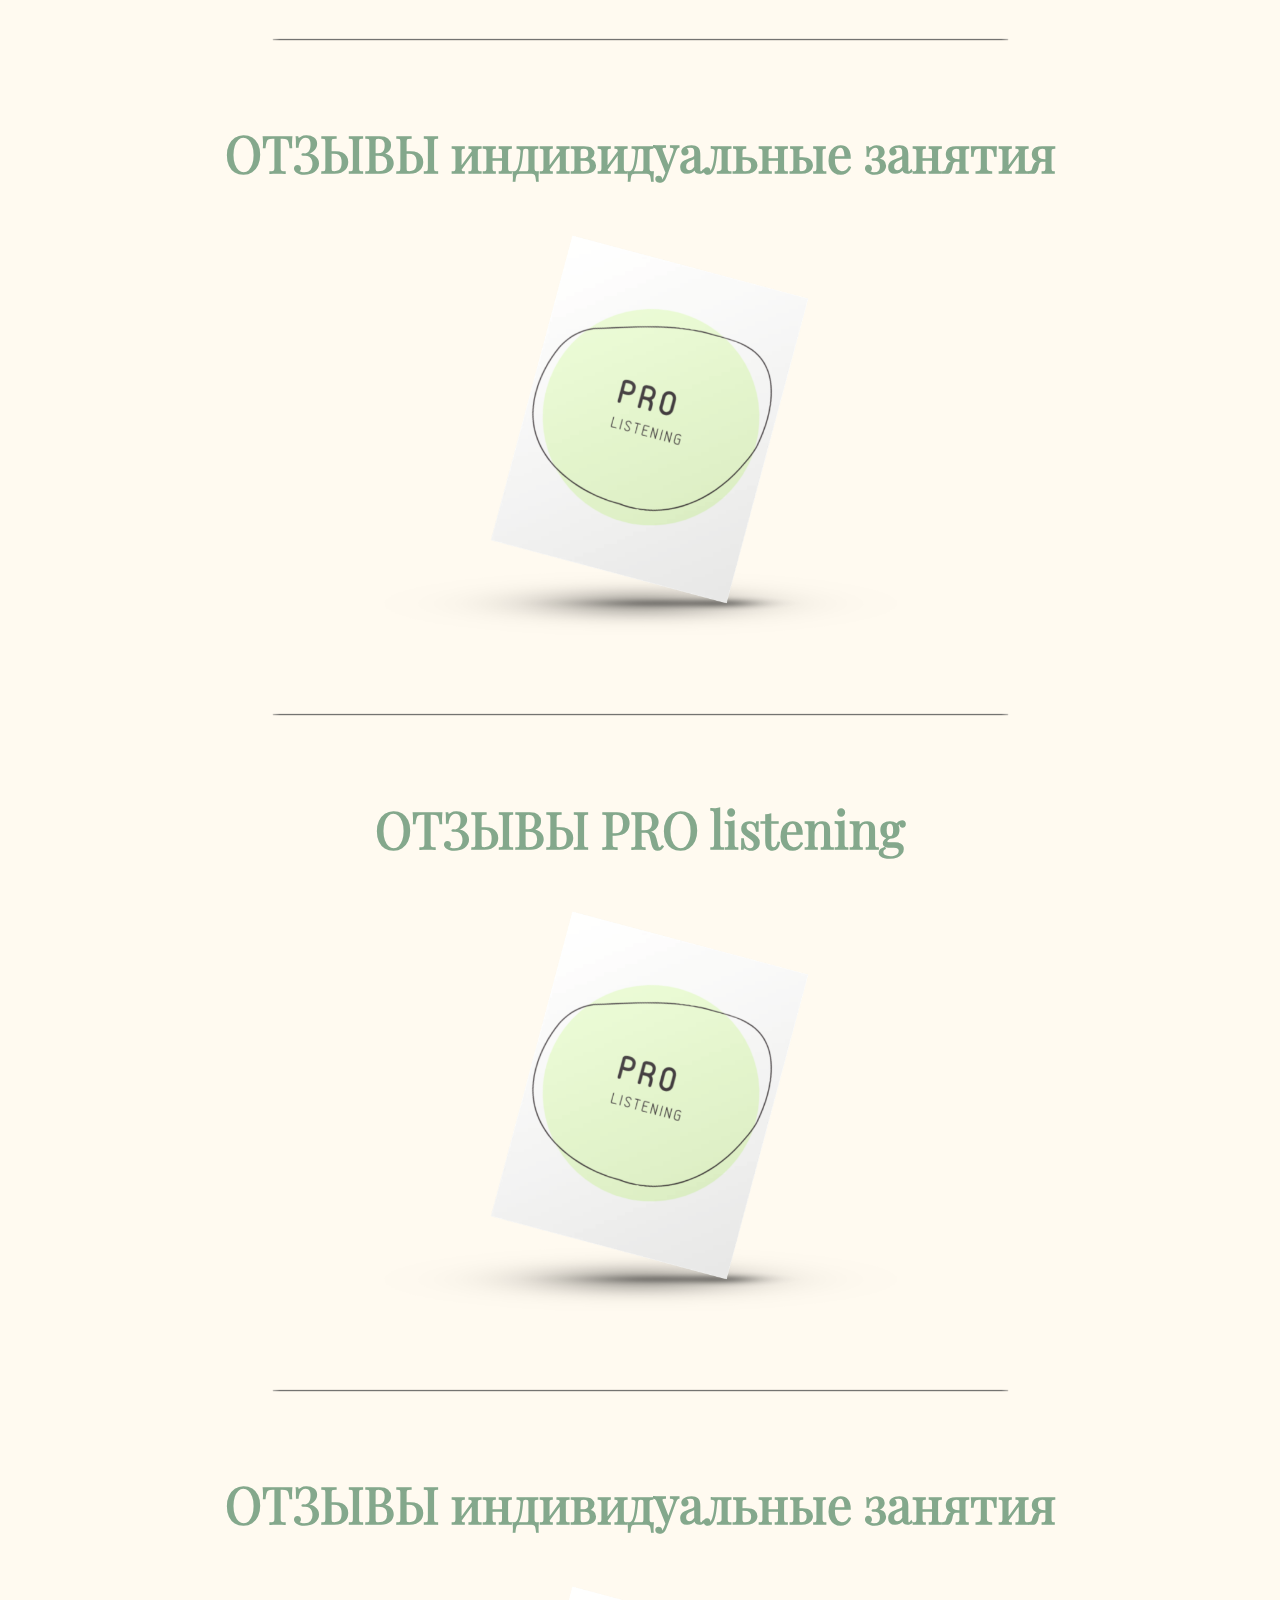
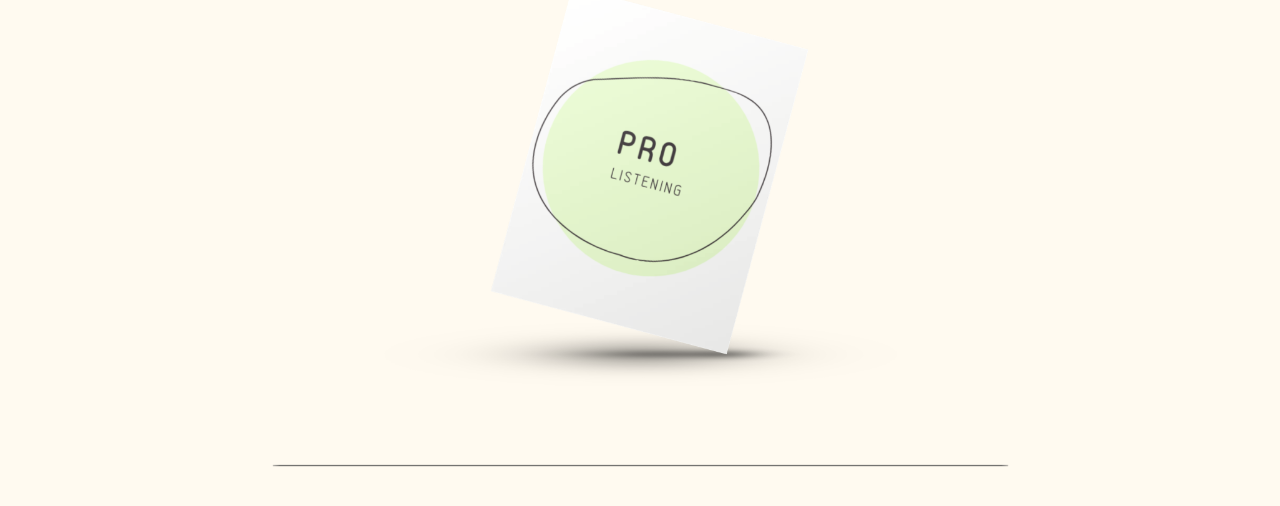
<file: review.html>
<!DOCTYPE html>
<html lang="en">

<head>
    <meta charset="UTF-8">
    <meta name="viewport" content="width=device-width, initial-scale=1.0">
    <title>Отзывы</title>
    <link rel="stylesheet" href="https://unpkg.com/swiper/swiper-bundle.min.css">
    <link rel="stylesheet" href="css/style.css">
</head>

<body>
<section class="rewiew">
    <div class="review-container">
        <div class="shadow">
            <span class="shadow-line__shadow line-shadow"></span>
        </div>
        <div class="review-page">
            <div class="review__them">
                <div class="review-individual">
                    <div class="review-individual__them">
                        <div class="review-individual__title">
                            <h1 class="title"> ОТЗЫВЫ индивидуальные занятия</h1>
                        </div>
                        <div class="review-individual-slider">
                            <div class="review-individual-slider__them">
                                <div class="swiper-container">
                                    <!-- Additional required wrapper -->
                                    <div class="swiper-wrapper">
                                        <!-- Slides -->
                                        <div class="swiper-slide card">
                                            <div class="swiper-review-individual col-400">
                                                <img src="img/pro/pro2.png" alt="" class="img-individual-swiper">
                                            </div>
                                        </div>
                                        <div class="swiper-slide card">
                                            <div class="swiper-review-individual  col-400">
                                                <img src="img/fon/fon.jpg" alt="" class="img-individual-swiper">
                                            </div>
                                        </div>
                                        <div class="swiper-slide card">
                                            <div class="swiper-review-individual  col-400">
                                                <img src="img/photo/content_img.png" alt="" class="img-individual-swiper">
                                            </div>
                                        </div>
                                    </div>
                                    <div class="review-individual-swiper-button">
                                    <div class="swiper-button-prev"></div>
                                    <div class="swiper-button-next"></div>
                                    </div>
                                </div>
                            </div>
                        </div>
                    </div>
                </div>
                <div class="shadow">
                    <span class="shadow-line__shadow line-shadow"></span>
                </div>
                <div class="review-pro-listening">
                    <div class="review-pro-listening__them">
                        <div class="review-pro-listening__title">
                            <h1 class="title"><span class="title_m">ОТЗЫВЫ PRO listening</h1>
                        </div>
                        <div class="review-pro-listening-slider">
                            <div class="review-pro-listening-slider__them">
                                <div class="swiper-container">
                                    <!-- Additional required wrapper -->
                                    <div class="swiper-wrapper">
                                        <!-- Slides -->
                                        <div class="swiper-slide card">
                                            <div class="swiper-review-pro-listening col-400">
                                                <img src="img/pro/pro2.png" alt="" class="img-pro-listening-swiper">
                                            </div>
                                        </div>
                                        <div class="swiper-slide card">
                                            <div class="swiper-review-pro-listening  col-400">
                                                <img src="img/fon/fon.jpg" alt="" class="img-pro-listening-swiper">
                                            </div>
                                        </div>
                                        <div class="swiper-slide card">
                                            <div class="swiper-review-pro-listening  col-400">
                                                <img src="img/photo/content_img.png" alt="" class="img-pro-listening-swiper">
                                            </div>
                                        </div>
                                    </div>
                                    <div class="review-pro-listening-swiper-button">
                                    <div class="swiper-button-prev"></div>
                                    <div class="swiper-button-next"></div>
                                    </div>
                                </div>
                            </div>
                        </div>
                    </div>
                </div>
                <div class="shadow">
                    <span class="shadow-line__shadow line-shadow"></span>
                </div>
                <div class="review-pro12">
                    <div class="review-pro12__them">
                        <div class="review-pro12__title">
                            <h1 class="title"><span class="title_m"> ОТЗЫВЫ</span> индивидуальные занятия</h1>
                        </div>
                        <div class="review-pro12-slider">
                            <div class="review-pro12-slider__them">
                                <div class="swiper-container">
                                    <!-- Additional required wrapper -->
                                    <div class="swiper-wrapper">
                                        <!-- Slides -->
                                        <div class="swiper-slide card">
                                            <div class="swiper-review-pro12 col-400">
                                                <img src="img/pro/pro2.png" alt="" class="img-pro12-swiper">
                                            </div>
                                        </div>
                                        <div class="swiper-slide card">
                                            <div class="swiper-review-pro12  col-400">
                                                <img src="img/fon/fon.jpg" alt="" class="img-pro12-swiper">
                                            </div>
                                        </div>
                                        <div class="swiper-slide card">
                                            <div class="swiper-review-pro12  col-400">
                                                <img src="img/photo/content_img.png" alt="" class="img-pro12-swiper">
                                            </div>
                                        </div>
                                    </div>
                                    <div class="review-pro12-swiper-button">
                                    <div class="swiper-button-prev"></div>
                                    <div class="swiper-button-next"></div>
                                    </div>
                                </div>
                            </div>
                        </div>
                    </div>
                </div>
            </div>
        </div>
        <div class="shadow">
            <span class="shadow-line__shadow line-shadow"></span>
        </div>
    </div>
</section>
<script src="https://unpkg.com/swiper/swiper-bundle.min.js"></script>
<script src="js/script.js"></script>
</body>

</html>
</file>
<file: css/style.css>
@font-face {
  font-family: "Playfairdisplayregular";
  font-display: swap;
  src: url("../fonts/Playfairdisplayregular.woff") format("woff"), url("../fonts/Playfairdisplayregular.woff2") format("woff2");
  font-weight: 400;
  font-style: normal;
}

@font-face {
  font-family: "Times New Roman";
  font-display: swap;
  src: url("../fonts/Times New Roman.woff") format("woff"), url("../fonts/Times New Roman.woff2") format("woff2");
  font-weight: 500;
  font-style: normal;
}

@font-face {
  font-family: "Times New Roman";
  font-display: swap;
  src: url("../fonts/Times New Roman.woff") format("woff"), url("../fonts/Times New Roman.woff2") format("woff2");
  font-weight: 700;
  font-style: normal;
}

@font-face {
  font-family: "Montserrat-BoldItalic";
  font-display: swap;
  src: url("../fonts/Montserrat-BoldItalic.woff") format("woff"), url("../fonts/Montserrat-BoldItalic.woff2") format("woff2");
  font-weight: 700;
  font-style: normal;
}

@font-face {
  font-family: "Montserrat-ExtraLightItalic";
  font-display: swap;
  src: url("../fonts/Montserrat-ExtraLightItalic.woff") format("woff"), url("../fonts/Montserrat-ExtraLightItalic.woff2") format("woff2");
  font-weight: 200;
  font-style: normal;
}

@font-face {
  font-family: "Montserrat-ExtraLight";
  font-display: swap;
  src: url("../fonts/Montserrat-ExtraLight.woff") format("woff"), url("../fonts/Montserrat-ExtraLight.woff2") format("woff2");
  font-weight: 200;
  font-style: normal;
}

@font-face {
  font-family: "Montserrat-Italic";
  font-display: swap;
  src: url("../fonts/Montserrat-Italic.woff") format("woff"), url("../fonts/Montserrat-Italic.woff2") format("woff2");
  font-weight: 100;
  font-style: normal;
}

@font-face {
  font-family: "Montserrat-Light";
  font-display: swap;
  src: url("../fonts/Montserrat-Light.woff") format("woff"), url("../fonts/Montserrat-Light.woff2") format("woff2");
  font-weight: 300;
  font-style: normal;
}

@font-face {
  font-family: "Montserrat-LightItalic";
  font-display: swap;
  src: url("../fonts/Montserrat-LightItalic.woff") format("woff"), url("../fonts/Montserrat-LightItalic.woff2") format("woff2");
  font-weight: 300;
  font-style: normal;
}

@font-face {
  font-family: "Montserrat-Medium";
  font-display: swap;
  src: url("../fonts/Montserrat-Medium.woff") format("woff"), url("../fonts/Montserrat-Medium.woff2") format("woff2");
  font-weight: 500;
  font-style: normal;
}

@font-face {
  font-family: "Montserrat-MediumItalic";
  font-display: swap;
  src: url("../fonts/Montserrat-MediumItalic.woff") format("woff"), url("../fonts/Montserrat-MediumItalic.woff2") format("woff2");
  font-weight: 500;
  font-style: normal;
}

@font-face {
  font-family: "Montserrat-Regular";
  font-display: swap;
  src: url("../fonts/Montserrat-Regular.woff") format("woff"), url("../fonts/Montserrat-Regular.woff2") format("woff2");
  font-weight: 400;
  font-style: normal;
}

@font-face {
  font-family: "Montserrat-Thin";
  font-display: swap;
  src: url("../fonts/Montserrat-Thin.woff") format("woff"), url("../fonts/Montserrat-Thin.woff2") format("woff2");
  font-weight: 100;
  font-style: normal;
}

@font-face {
  font-family: "Montserrat-ThinItalic";
  font-display: swap;
  src: url("../fonts/Montserrat-ThinItalic.woff") format("woff"), url("../fonts/Montserrat-ThinItalic.woff2") format("woff2");
  font-weight: 100;
  font-style: normal;
}

@font-face {
  font-family: "Montserrat-Bold";
  font-display: swap;
  src: url("../fonts/Montserrat-Bold.woff") format("woff"), url("../fonts/Montserrat-Bold.woff2") format("woff2");
  font-weight: 600;
  font-style: normal;
}

/*! normalize.css v8.0.1 | MIT License | github.com/necolas/normalize.css */

/* Document
   ========================================================================== */

/**
 * 1. Correct the line height in all browsers.
 * 2. Prevent adjustments of font size after orientation changes in iOS.
 */

html {
  line-height: 1.15;
  /* 1 */
  -webkit-text-size-adjust: 100%;
  /* 2 */
}

/* Sections
   ========================================================================== */

/**
 * Remove the margin in all browsers.
 */

body {
  margin: 0;
}

/**
 * Render the `main` element consistently in IE.
 */

main {
  display: block;
}

/**
 * Correct the font size and margin on `h1` elements within `section` and
 * `article` contexts in Chrome, Firefox, and Safari.
 */

h1 {
  font-size: 2em;
  margin: 0.67em 0;
}

/* Grouping content
   ========================================================================== */

/**
 * 1. Add the correct box sizing in Firefox.
 * 2. Show the overflow in Edge and IE.
 */

hr {
  -webkit-box-sizing: content-box;
          box-sizing: content-box;
  /* 1 */
  height: 0;
  /* 1 */
  overflow: visible;
  /* 2 */
}

/**
 * 1. Correct the inheritance and scaling of font size in all browsers.
 * 2. Correct the odd `em` font sizing in all browsers.
 */

pre {
  font-family: monospace, monospace;
  /* 1 */
  font-size: 1em;
  /* 2 */
}

/* Text-level semantics
   ========================================================================== */

/**
 * Remove the gray background on active links in IE 10.
 */

a {
  background-color: transparent;
}

/**
 * 1. Remove the bottom border in Chrome 57-
 * 2. Add the correct text decoration in Chrome, Edge, IE, Opera, and Safari.
 */

abbr[title] {
  border-bottom: none;
  /* 1 */
  text-decoration: underline;
  /* 2 */
  -webkit-text-decoration: underline dotted;
          text-decoration: underline dotted;
  /* 2 */
}

/**
 * Add the correct font weight in Chrome, Edge, and Safari.
 */

b,
strong {
  font-weight: bolder;
}

/**
 * 1. Correct the inheritance and scaling of font size in all browsers.
 * 2. Correct the odd `em` font sizing in all browsers.
 */

code,
kbd,
samp {
  font-family: monospace, monospace;
  /* 1 */
  font-size: 1em;
  /* 2 */
}

/**
 * Add the correct font size in all browsers.
 */

small {
  font-size: 80%;
}

/**
 * Prevent `sub` and `sup` elements from affecting the line height in
 * all browsers.
 */

sub,
sup {
  font-size: 75%;
  line-height: 0;
  position: relative;
  vertical-align: baseline;
}

sub {
  bottom: -0.25em;
}

sup {
  top: -0.5em;
}

/* Embedded content
   ========================================================================== */

/**
 * Remove the border on images inside links in IE 10.
 */

img {
  border-style: none;
}

/* Forms
   ========================================================================== */

/**
 * 1. Change the font styles in all browsers.
 * 2. Remove the margin in Firefox and Safari.
 */

button,
input,
optgroup,
select,
textarea {
  font-family: inherit;
  /* 1 */
  font-size: 100%;
  /* 1 */
  line-height: 1.15;
  /* 1 */
  margin: 0;
  /* 2 */
}

/**
 * Show the overflow in IE.
 * 1. Show the overflow in Edge.
 */

button,
input {
  /* 1 */
  overflow: visible;
}

/**
 * Remove the inheritance of text transform in Edge, Firefox, and IE.
 * 1. Remove the inheritance of text transform in Firefox.
 */

button,
select {
  /* 1 */
  text-transform: none;
}

/**
 * Correct the inability to style clickable types in iOS and Safari.
 */

button,
[type="button"],
[type="reset"],
[type="submit"] {
  -webkit-appearance: button;
}

/**
 * Remove the inner border and padding in Firefox.
 */

button::-moz-focus-inner,
[type="button"]::-moz-focus-inner,
[type="reset"]::-moz-focus-inner,
[type="submit"]::-moz-focus-inner {
  border-style: none;
  padding: 0;
}

/**
 * Restore the focus styles unset by the previous rule.
 */

button:-moz-focusring,
[type="button"]:-moz-focusring,
[type="reset"]:-moz-focusring,
[type="submit"]:-moz-focusring {
  outline: 1px dotted ButtonText;
}

/**
 * Correct the padding in Firefox.
 */

fieldset {
  padding: 0.35em 0.75em 0.625em;
}

/**
 * 1. Correct the text wrapping in Edge and IE.
 * 2. Correct the color inheritance from `fieldset` elements in IE.
 * 3. Remove the padding so developers are not caught out when they zero out
 *    `fieldset` elements in all browsers.
 */

legend {
  -webkit-box-sizing: border-box;
          box-sizing: border-box;
  /* 1 */
  color: inherit;
  /* 2 */
  display: table;
  /* 1 */
  max-width: 100%;
  /* 1 */
  padding: 0;
  /* 3 */
  white-space: normal;
  /* 1 */
}

/**
 * Add the correct vertical alignment in Chrome, Firefox, and Opera.
 */

progress {
  vertical-align: baseline;
}

/**
 * Remove the default vertical scrollbar in IE 10+.
 */

textarea {
  overflow: auto;
}

/**
 * 1. Add the correct box sizing in IE 10.
 * 2. Remove the padding in IE 10.
 */

[type="checkbox"],
[type="radio"] {
  -webkit-box-sizing: border-box;
          box-sizing: border-box;
  /* 1 */
  padding: 0;
  /* 2 */
}

/**
 * Correct the cursor style of increment and decrement buttons in Chrome.
 */

[type="number"]::-webkit-inner-spin-button,
[type="number"]::-webkit-outer-spin-button {
  height: auto;
}

/**
 * 1. Correct the odd appearance in Chrome and Safari.
 * 2. Correct the outline style in Safari.
 */

[type="search"] {
  -webkit-appearance: textfield;
  /* 1 */
  outline-offset: -2px;
  /* 2 */
}

/**
 * Remove the inner padding in Chrome and Safari on macOS.
 */

[type="search"]::-webkit-search-decoration {
  -webkit-appearance: none;
}

/**
 * 1. Correct the inability to style clickable types in iOS and Safari.
 * 2. Change font properties to `inherit` in Safari.
 */

::-webkit-file-upload-button {
  -webkit-appearance: button;
  /* 1 */
  font: inherit;
  /* 2 */
}

/* Interactive
   ========================================================================== */

/*
 * Add the correct display in Edge, IE 10+, and Firefox.
 */

details {
  display: block;
}

/*
 * Add the correct display in all browsers.
 */

summary {
  display: list-item;
}

/* Misc
   ========================================================================== */

/**
 * Add the correct display in IE 10+.
 */

template {
  display: none;
}

/**
 * Add the correct display in IE 10.
 */

[hidden] {
  display: none;
}

.rewiew {
  padding: 10px 0;
}

.review-container {
  max-width: 980px;
  margin: 0 auto;
}

.review__them {
  text-align: center;
}

.review-individual {
  padding: 50px 0;
}

.review-individual-slider__them {
  margin: 50px 0 0 0;
}

.img-individual-swiper {
  overflow: hidden;
  -webkit-transition: 0.5s;
  -o-transition: 0.5s;
  transition: 0.5s;
  position: absolute;
  display: block;
  max-width: 100%;
  max-height: 100%;
}

.col-400 {
  height: 400px;
  display: -webkit-box;
  display: -ms-flexbox;
  display: flex;
  -webkit-box-align: center;
      -ms-flex-align: center;
          align-items: center;
  background-size: contain;
  background-position: center;
  -webkit-box-pack: center;
      -ms-flex-pack: center;
          justify-content: center;
}

.swiper-review-individual {
  text-align: center;
  position: relative;
}

.card {
  max-height: 500px;
}

.swiper-wrapper {
  display: -webkit-box;
  display: -ms-flexbox;
  display: flex;
  width: 100%;
  height: 100%;
  -webkit-box-align: center;
      -ms-flex-align: center;
          align-items: center;
}

.swiper-button-prev,
.swiper-button-next {
  position: static;
  margin: 0;
  margin: 0 60px;
  outline: none;
}

.swiper-container {
  margin-left: auto;
  margin-right: auto;
  position: relative;
  overflow: hidden;
  list-style: none;
  padding: 0;
  z-index: 1;
}

.review-individual-swiper-button {
  position: absolute;
  height: 100%;
  display: -webkit-box;
  display: -ms-flexbox;
  display: flex;
  -webkit-box-align: center;
      -ms-flex-align: center;
          align-items: center;
  bottom: 0;
  width: 100%;
  -webkit-box-pack: justify;
      -ms-flex-pack: justify;
          justify-content: space-between;
}

.swiper-container .swiper-button-prev,
.swiper-container .swiper-button-next {
  background: rgba(238, 238, 238, 0.81);
  width: 50px;
  height: 100%;
  background-position: center;
  background-size: 30px 30px;
  background-repeat: no-repeat;
  border: 0.5px solid rgba(238, 238, 238, 0.51);
  margin: 0;
  display: block;
}

.review-individual-slider__them .swiper-button-prev {
  left: -71px;
  position: absolute;
  top: 0;
  cursor: pointer;
  visibility: visible;
  opacity: 1;
  -webkit-transition: all 300ms ease-in-out;
  -o-transition: all 300ms ease-in-out;
  transition: all 300ms ease-in-out;
}

.review-individual-slider__them .swiper-button-next {
  right: -71px;
  position: absolute;
  top: 0;
  cursor: pointer;
  visibility: visible;
  opacity: 1;
  -webkit-transition: all 300ms ease-in-out;
  -o-transition: all 300ms ease-in-out;
  transition: all 300ms ease-in-out;
}

.review-individual-slider__them:hover .swiper-button-next {
  right: 0px;
}

.review-individual-slider__them:hover .swiper-button-prev {
  left: 0px;
}

.swiper-button-prev::after,
.swiper-button-next::after {
  display: none;
}

.review-individual-slider__them .swiper-button-prev {
  background-image: url("../img/svg/left-arrow-2.svg");
}

.review-individual-slider__them .swiper-button-next {
  background-image: url("../img/svg/right-arrow.svg");
}

.review-pro-listening {
  padding: 50px 0;
}

.swiper-review-pro-listening {
  position: relative;
}

.img-pro-listening-swiper {
  overflow: hidden;
  -webkit-transition: 0.5s;
  -o-transition: 0.5s;
  transition: 0.5s;
  position: absolute;
  display: block;
  max-width: 100%;
  max-height: 100%;
}

.review-pro-listening-swiper-button {
  position: absolute;
  height: 100%;
  display: -webkit-box;
  display: -ms-flexbox;
  display: flex;
  -webkit-box-align: center;
      -ms-flex-align: center;
          align-items: center;
  bottom: 0;
  width: 100%;
  -webkit-box-pack: justify;
      -ms-flex-pack: justify;
          justify-content: space-between;
}

.review-pro-listening-slider__them .swiper-button-prev {
  left: -71px;
  position: absolute;
  top: 0;
  cursor: pointer;
  visibility: visible;
  opacity: 1;
  -webkit-transition: all 300ms ease-in-out;
  -o-transition: all 300ms ease-in-out;
  transition: all 300ms ease-in-out;
}

.review-pro-listening-slider__them .swiper-button-next {
  right: -71px;
  position: absolute;
  top: 0;
  cursor: pointer;
  visibility: visible;
  opacity: 1;
  -webkit-transition: all 300ms ease-in-out;
  -o-transition: all 300ms ease-in-out;
  transition: all 300ms ease-in-out;
}

.review-pro-listening-slider__them:hover .swiper-button-next {
  right: 0px;
}

.review-pro-listening-slider__them:hover .swiper-button-prev {
  left: 0px;
}

.review-pro-listening-slider__them .swiper-button-prev {
  background-image: url("../img/svg/left-arrow-2.svg");
}

.review-pro-listening-slider__them .swiper-button-next {
  background-image: url("../img/svg/right-arrow.svg");
}

.review-pro-listening-slider__them {
  margin: 50px 0 0 0;
}

.review-pro12-slider__them {
  margin: 50px 0 0 0;
}

.swiper-review-pro12 {
  position: relative;
}

.img-pro12-swiper {
  overflow: hidden;
  -webkit-transition: 0.5s;
  -o-transition: 0.5s;
  transition: 0.5s;
  position: absolute;
  display: block;
  max-width: 100%;
  max-height: 100%;
}

.review-pro12-swiper-button {
  position: absolute;
  height: 100%;
  display: -webkit-box;
  display: -ms-flexbox;
  display: flex;
  -webkit-box-align: center;
      -ms-flex-align: center;
          align-items: center;
  bottom: 0;
  width: 100%;
  -webkit-box-pack: justify;
      -ms-flex-pack: justify;
          justify-content: space-between;
}

.review-pro12-slider__them .swiper-button-prev {
  left: -71px;
  position: absolute;
  top: 0;
  cursor: pointer;
  visibility: visible;
  opacity: 1;
  -webkit-transition: all 300ms ease-in-out;
  -o-transition: all 300ms ease-in-out;
  transition: all 300ms ease-in-out;
}

.review-pro12-slider__them .swiper-button-next {
  right: -71px;
  position: absolute;
  top: 0;
  cursor: pointer;
  visibility: visible;
  opacity: 1;
  -webkit-transition: all 300ms ease-in-out;
  -o-transition: all 300ms ease-in-out;
  transition: all 300ms ease-in-out;
}

.review-pro12-slider__them:hover .swiper-button-next {
  right: 0px;
}

.review-pro12-slider__them:hover .swiper-button-prev {
  left: 0px;
}

.review-pro12-slider__them .swiper-button-prev {
  background-image: url("../img/svg/left-arrow-2.svg");
}

.review-pro12-slider__them .swiper-button-next {
  background-image: url("../img/svg/right-arrow.svg");
}

.review-pro12 {
  padding: 50px 0;
}

*,
h1,
h2,
h3,
h4,
h5,
h6 {
  margin: 0;
  padding: 0;
  -webkit-box-sizing: border-box;
          box-sizing: border-box;
}

img {
  max-width: 100%;
  height: auto;
}

ul {
  list-style: none;
}

a {
  text-decoration: none;
}

body {
  font: 500 16px "Times New Roman", Arial, sans-serif;
  color: #525252;
  background-color: #FFFAF0;
}

.header-fon {
  -webkit-box-flex: 1;
      -ms-flex: 1 0 100%;
          flex: 1 0 100%;
  position: relative;
}

.block {
  width: 200px;
  height: 100px;
  margin: 20px 0 0 0;
}

.out {
  margin-top: 10px;
  padding: 10px;
  display: inline-block;
  width: 100px;
  border: 1px solid black;
}

.label-title {
  font-size: 27px;
  color: #eb188c;
}

.block-form {
  max-width: 400px;
  margin: 0 auto;
  border: 3px solid #2a18eb;
  padding: 20px 0;
  display: -webkit-box;
  display: -ms-flexbox;
  display: flex;
  -webkit-box-orient: vertical;
  -webkit-box-direction: normal;
      -ms-flex-direction: column;
          flex-direction: column;
  -webkit-box-align: center;
      -ms-flex-align: center;
          align-items: center;
  text-align: center;
  border-radius: 10px;
  -webkit-box-shadow: 0 0px 20px 0px black;
          box-shadow: 0 0px 20px 0px black;
}

.link-button-color {
  color: white;
  width: 250px;
  height: 50px;
  padding: 5px;
  border: 2px solid black;
  background-color: #ccc;
  font-size: 37px;
  border-radius: 5px;
  margin-bottom: 20px;
  margin-top: 15px;
}

.btn-color {
  width: 250px;
  height: 50px;
  border: 2px solid #d8f70e;
  border-radius: 45px;
  -webkit-box-shadow: 0 2px 10px 2px #ffff0b;
          box-shadow: 0 2px 10px 2px #ffff0b;
  font-size: 20px;
}

.btn-clean {
  width: 250px;
  height: 50px;
  border: 2px solid #417cbb;
  border-radius: 45px;
  -webkit-box-shadow: 0 2px 10px 2px #06c9c6;
          box-shadow: 0 2px 10px 2px #06c9c6;
  font-size: 20px;
  background-color: #cfecf2;
  margin-top: 10px;
}

.header-fon__bg {
  position: absolute;
  top: 0;
  left: 0;
  width: 100%;
  height: 100%;
  opacity: 0.1;
}

.container {
  margin: 0 auto;
  max-width: 1150px;
  padding: 0 20px;
}

.wrapper {
  max-width: 100%;
  min-height: 100%;
  overflow: hidden;
}

.header-top__row {
  display: -webkit-box;
  display: -ms-flexbox;
  display: flex;
  margin: 0 -12.5px;
  position: relative;
  -webkit-box-pack: justify;
      -ms-flex-pack: justify;
          justify-content: space-between;
}

.ibg {
  background-position: center;
  background-size: cover;
  background-repeat: no-repeat;
  -webkit-box-shadow: 0 0 2em 2em #fff9ee inset;
          box-shadow: 0 0 2em 2em #fff9ee inset;
}

.ibg img {
  width: 0;
  height: 0;
  position: absolute;
  top: 0;
  left: 0;
  opacity: 0;
  visibility: hidden;
}

.header-top__column {
  padding: 0 12.5px;
  -webkit-box-flex: 1;
      -ms-flex: 1 0 50%;
          flex: 1 0 50%;
}

.block-content {
  padding: 50px 0 0 20px;
}

.block-content__block-img {
  display: none;
}

.block-content__logo {
  display: -webkit-box;
  display: -ms-flexbox;
  display: flex;
  -webkit-box-align: center;
      -ms-flex-align: center;
          align-items: center;
}

.dash {
  display: inline-block;
  height: 1px;
  background-color: #000;
  width: 30px;
  margin-right: 20px;
  margin-top: 12px;
}

.logo {
  font-size: 47px;
  font-family: "Playfairdisplayregular", Arial, sans-serif;
  font-weight: 400;
}

.block-content__title {
  margin: 25px 0;
}

.title {
  font-size: 50px;
  color: #84a88c;
  font-family: "Playfairdisplayregular", Arial, sans-serif;
  line-height: 1.3;
}

.key {
  font-size: 37px;
  font-family: "Montserrat-Light", Arial, sans-serif;
  font-weight: 300;
}

.block-content__button {
  margin-top: 50px;
  position: relative;
  z-index: 1;
}

.link-button {
  border: 0;
  outline: none;
  background-color: #84a88c;
  min-width: 220px;
  color: #fff;
  font-size: 27px;
  font-family: "Playfairdisplayregular", Arial, sans-serif;
  font-weight: 100;
  text-transform: uppercase;
  padding: 10px;
  border-radius: 3px;
  display: inline-block;
  text-align: center;
  cursor: pointer;
  -webkit-box-shadow: 0 5px 0 #62724a;
          box-shadow: 0 5px 0 #62724a;
  -webkit-transition: background-color 0.4s ease 0s;
  -o-transition: background-color 0.4s ease 0s;
  transition: background-color 0.4s ease 0s;
  position: relative;
  top: 0;
}

.link-button:hover {
  background-color: #76ab82;
}

.link-button:active {
  top: 3px;
  -webkit-box-shadow: 0 2px 0 transparent;
          box-shadow: 0 2px 0 transparent;
}

.block-img {
  -webkit-box-flex: 0;
      -ms-flex: 0 1 350px;
          flex: 0 1 350px;
  display: block;
}

.block-img__photo {
  max-width: 300px;
}

.block-img__wrapper {
  display: -webkit-box;
  display: -ms-flexbox;
  display: flex;
  -webkit-box-align: center;
      -ms-flex-align: center;
          align-items: center;
  -webkit-box-pack: center;
      -ms-flex-pack: center;
          justify-content: center;
  height: 100%;
}

.block-img-media {
  display: none;
}

.about {
  margin: 50px 0 0 0;
}

.about__row {
  display: -webkit-box;
  display: -ms-flexbox;
  display: flex;
  -webkit-box-pack: justify;
      -ms-flex-pack: justify;
          justify-content: space-between;
  margin-bottom: 100px;
}

.about__column-fon {
  position: relative;
  -webkit-box-flex: 1;
      -ms-flex: 1 0 30%;
          flex: 1 0 30%;
}

.about__img {
  padding: 50px 0 0 0;
}

.about-img {
  max-width: 350px;
  margin-right: 50px;
  -webkit-box-shadow: 0px 0px 20px 0px #f8faf5;
          box-shadow: 0px 0px 20px 0px #f8faf5;
}

.about-fon {
  position: absolute;
  display: block;
  min-width: 300%;
  height: 550px;
  left: -200%;
  z-index: -1;
}

.about__contant-item {
  padding: 50px 0 0 0;
  margin: 0 0 0 30px;
}

.content {
  font-family: "Montserrat-Regular";
  font-weight: 400;
  font-size: 21px;
  line-height: 1.5;
  color: #000;
}

.about__contant-item > p,
._p {
  margin-bottom: 30px;
}

.about__list li {
  position: relative;
  margin: 0 0 0 30px;
}

.about__list li:before {
  content: "";
  position: absolute;
  left: -25px;
  height: 1px;
  width: 12px;
  background: #000;
  display: block;
  top: 18px;
}

.bold {
  font-style: bold;
  font-weight: 600;
  font-family: "Montserrat-Bold";
  display: inline-block;
}

.individual-fon {
  -webkit-box-flex: 1;
      -ms-flex: 1 0 100%;
          flex: 1 0 100%;
  position: relative;
}

.individual-fon__bg {
  position: absolute;
  top: 0;
  left: 0;
  width: 100%;
  height: 120%;
  z-index: -1;
  opacity: 0.1;
}

.individual-block {
  padding: 60px 0 0 0;
}

.individual-block__row {
  display: -webkit-box;
  display: -ms-flexbox;
  display: flex;
  margin: 0 -10px;
}

.individual-block__column {
  padding: 0 10px;
  display: -webkit-box;
  display: -ms-flexbox;
  display: flex;
}

.img-content {
  -webkit-box-flex: 0;
      -ms-flex: 0 1 450px;
          flex: 0 1 450px;
}

.indidual-less__title {
  line-height: 1.2;
}

.individual-less__content-item {
  margin: 15px 0 0 0;
  max-width: 60%;
}

.individual-less__prise {
  margin: 15px 0 0 0;
  padding: 5px 0;
  position: relative;
}

.prise-num {
  font-size: 33px;
  font-family: "Playfairdisplayregular", Arial, sans-serif;
  font-weight: 400;
  color: #828282;
  position: relative;
  display: inline-block;
}

.prise-val {
  font-size: 33px;
  font-family: "Times New Roman", Arial, sans-serif;
  font-weight: 400;
  color: #828282;
}

.individual-less__prise-info {
  position: absolute;
  top: 0;
  left: 60px;
}

.prise-info {
  -webkit-box-pack: center;
      -ms-flex-pack: center;
          justify-content: center;
  -webkit-box-align: center;
      -ms-flex-align: center;
          align-items: center;
  display: -webkit-box;
  display: -ms-flexbox;
  display: flex;
  width: 21px;
  height: 22px;
  border: 1px solid #84a88c;
  border-radius: 50%;
  background: #84a88c;
  color: #fff;
  font-family: "Montserrat-Medium", Arial, sans-serif;
  font-weight: 500;
  font-size: 14px;
  -webkit-box-shadow: 0px 0px 20px 0px rgba(0, 0, 0, 0.3);
          box-shadow: 0px 0px 20px 0px rgba(0, 0, 0, 0.3);
}

.individual-less__button {
  margin: 20px 0 0 0;
}

.shadow {
  display: -webkit-box;
  display: -ms-flexbox;
  display: flex;
  -webkit-box-orient: vertical;
  -webkit-box-direction: normal;
      -ms-flex-direction: column;
          flex-direction: column;
  -webkit-box-align: center;
      -ms-flex-align: center;
          align-items: center;
  margin: 30px 0;
  -webkit-box-pack: center;
      -ms-flex-pack: center;
          justify-content: center;
}

.line-shadow {
  display: block;
  border-radius: 100%;
  height: 0.3px;
  background: rgba(0, 0, 0, 0.1);
  width: 75%;
  -webkit-box-shadow: 0px -1px 1px 0.1px;
          box-shadow: 0px -1px 1px 0.1px;
}

.spoiler {
  max-width: 800px;
  margin: 40px auto 70px auto;
  border-top: 1px solid #eee;
  border-bottom: 1px solid #eee;
  border-left: 0;
  border-right: 0;
  padding: 30px 0;
  background: #FFFAF0;
}

.spoiler__title {
  display: -webkit-box;
  display: -ms-flexbox;
  display: flex;
  -webkit-box-pack: justify;
      -ms-flex-pack: justify;
          justify-content: space-between;
}

.spoiler-title {
  font-size: 24px;
  font-family: "Playfairdisplayregular", Arial, sans-serif;
  font-weight: 400;
  -webkit-box-align: center;
      -ms-flex-align: center;
          align-items: center;
}

.plus-button {
  position: relative;
  background-color: transparent;
  border-radius: 50%;
  -webkit-transition: all 0.3s ease 0s;
  -o-transition: all 0.3s ease 0s;
  transition: all 0.3s ease 0s;
  display: -webkit-box;
  display: -ms-flexbox;
  display: flex;
  -webkit-box-flex: 0;
      -ms-flex: 0 0 40px;
          flex: 0 0 40px;
  height: 40px;
}

.active .plus-button {
  -webkit-transform: rotate(-45deg);
      -ms-transform: rotate(-45deg);
          transform: rotate(-45deg);
}

.plus-button:before,
.plus-button:after {
  content: "";
  position: absolute;
  height: 1px;
  width: 20px;
  top: 20px;
  left: 10px;
  background-color: #84a88c;
}

.plus-button.active:after,
.plus-button.active:before {
  background-color: #84a88c;
}

.plus-button.block:after,
.plus-button.block:before {
  background-color: #c76142;
}

.plus-button:hover:after,
.plus-button:hover:before {
  background-color: #c76142;
}

.plus-button:hover {
  background-color: #eee;
}

.plus-button:before {
  -webkit-transform: rotate(45deg);
      -ms-transform: rotate(45deg);
          transform: rotate(45deg);
}

.plus-button:after {
  -webkit-transform: rotate(-45deg);
      -ms-transform: rotate(-45deg);
          transform: rotate(-45deg);
}

.light-bold {
  font-family: "Montserrat-Regular", Arial, sans-serif;
  font-weight: 600;
}

.block-spoiler-text {
  display: none;
  font-size: 16px;
  font-family: "Montserrat-Light", Arial, sans-serif;
  font-weight: 300;
  color: #000;
  line-height: 1.7;
}

.block-subtitle {
  margin: 25px 0;
}

.block-cource {
  margin-bottom: 25px;
}

.block-cource__line {
  position: relative;
  padding-left: 25px;
}

.block-cource__line:before {
  content: "";
  position: absolute;
  display: block;
  background: url("../img/svg/pin.svg");
  top: 0;
  left: 0;
  width: 20px;
  height: 20px;
}

.block-sale {
  margin-bottom: 25px;
}

.block-list {
  margin-bottom: 25px;
}

.block-list__line {
  position: relative;
  padding-left: 25px;
}

.block-list__line:before {
  content: "";
  position: absolute;
  display: block;
  background: url("../img/svg/check-mark.svg");
  top: 0;
  left: 0;
  width: 20px;
  height: 20px;
}

.block-indiv {
  margin-bottom: 25px;
}

.block_actual {
  margin-bottom: 25px;
}

.block-other {
  margin-bottom: 25px;
}

.block-link {
  padding-top: 25px;
}

.block-link a {
  color: #ff8562;
}

.individual-img-media {
  display: none;
}

.individual-pro {
  -webkit-box-flex: 0;
      -ms-flex: 0 1 450px;
          flex: 0 1 450px;
}

.about-img-media {
  display: none;
}

.header-img-button {
  display: none;
}

.about-fon-ibg {
  -webkit-box-flex: 1;
      -ms-flex: 1 0 50%;
          flex: 1 0 50%;
  position: relative;
}

.about-fon__bg {
  position: absolute;
  top: 0;
  left: 0;
  width: 100%;
  height: 120%;
  z-index: -1;
  opacity: 0.1;
}

.about-fon-ibg .about-fon__bg {
  display: none;
}

.pro12-fon {
  -webkit-box-flex: 1;
      -ms-flex: 1 0 100%;
          flex: 1 0 100%;
  position: relative;
}

.pro12-fon__bg {
  position: absolute;
  top: 0;
  left: 0;
  width: 100%;
  height: 120%;
  z-index: -1;
  opacity: 0.1;
}

.pro12-block {
  padding: 60px 0 0 0;
}

.pro12-block__row {
  display: -webkit-box;
  display: -ms-flexbox;
  display: flex;
  margin: 0 -10px;
}

.pro12-block__column {
  -webkit-box-flex: 0;
      -ms-flex: 0 1 50%;
          flex: 0 1 50%;
  padding: 0 10px;
  display: -webkit-box;
  display: -ms-flexbox;
  display: flex;
  -webkit-box-pack: end;
      -ms-flex-pack: end;
          justify-content: flex-end;
}

.pro12-less {
  margin: 0;
  padding-left: 80px;
}

.pro12-less__title {
  line-height: 1.2;
}

.pro12-less__content-item {
  margin: 15px 0 0 0;
  max-width: 70%;
}

.pro12-less__prise {
  margin: 15px 0 0 0;
  padding: 5px 0;
  position: relative;
}

.pro12-less__prise-info {
  position: absolute;
  top: 0;
  left: 60px;
}

.pro12-less__button {
  margin: 20px 0 0 0;
}

.block-this-cource__block {
  margin: 25px 0;
}

.block-this-cource__line:before {
  content: "";
  position: absolute;
  left: 0px;
  height: 1px;
  width: 12px;
  background: #000;
  display: block;
  top: 13px;
}

.block-this-cource__line {
  position: relative;
  padding-left: 16px;
}

.block-include-cource__include {
  margin: 25px 0;
}

.block-include-cource__line {
  position: relative;
  padding-left: 16px;
}

.block-include-cource__line:before {
  content: "";
  position: absolute;
  left: 4px;
  height: 2px;
  width: 2px;
  background: #000;
  display: block;
  border-radius: 50%;
  top: 13px;
}

.block-possibility-cource__line {
  position: relative;
  padding-left: 28px;
}

.block-possibility-cource__line:before {
  content: "";
  position: absolute;
  display: block;
  background: url("../img/svg/check-mark.svg");
  top: 0;
  left: 0;
  width: 20px;
  height: 20px;
}

.pro12-time {
  font-size: 1.4em;
  display: inline-block;
  margin-left: -10px;
}

.pro12-img-media {
  display: none;
}

.pro12-img {
  max-width: 450px;
}

.pro-listening-fon {
  -webkit-box-flex: 1;
      -ms-flex: 1 0 100%;
          flex: 1 0 100%;
  position: relative;
}

.pro-listening-fon__bg {
  position: absolute;
  top: 0;
  left: 0;
  width: 100%;
  height: 120%;
  z-index: -1;
  opacity: 0.1;
}

.pro-listening-block {
  padding: 60px 0 0 0;
}

.pro-listening-block__row {
  display: -webkit-box;
  display: -ms-flexbox;
  display: flex;
  margin: 0 -10px;
}

.pro-listening-block__column {
  -webkit-box-flex: 0;
      -ms-flex: 0 1 50%;
          flex: 0 1 50%;
  padding: 0 10px;
  display: -webkit-box;
  display: -ms-flexbox;
  display: flex;
  -webkit-box-pack: end;
      -ms-flex-pack: end;
          justify-content: flex-end;
}

.pro-listening-less {
  margin: 0 140px 0 0;
}

.pro-listening-less__title {
  line-height: 1.2;
}

.pro-listening-less__content-item {
  margin: 15px 0 0 0;
  max-width: 100%;
}

.pro-listening-less__prise {
  margin: 15px 0 0 0;
  padding: 5px 0;
  position: relative;
}

.pro-listening-less__prise-info {
  position: absolute;
  top: 0;
  left: 60px;
}

.pro-listening-less__button {
  margin: 20px 0 0 0;
}

.block-cource-include__cource {
  margin: 25px 0;
}

.block-cource-include__line {
  position: relative;
  padding-left: 16px;
}

.block-cource-include__line:before {
  content: "";
  position: absolute;
  left: 0px;
  height: 1px;
  width: 12px;
  background: #000;
  display: block;
  top: 13px;
}

.block-cource-stock__cource > ul {
  margin-bottom: 25px;
}

.block-cource-stock-subtitle {
  position: relative;
  padding-left: 28px;
}

.block-cource-stock-subtitle:before {
  content: "";
  position: absolute;
  display: block;
  background: url("../img/svg/check-mark.svg");
  top: 2px;
  left: 0;
  width: 20px;
  height: 20px;
}

.block-cource-stock__line_m {
  position: relative;
  padding-left: 16px;
}

.block-cource-stock__line_m:before {
  content: "";
  position: absolute;
  left: 0px;
  height: 1px;
  width: 12px;
  background: #000;
  display: block;
  top: 13px;
}

.italic {
  font-style: italic;
}

.pro-listening-media-button {
  display: none;
}

.pro-listening-pro__img {
  top: 110px;
}

form {
  max-width: 420px;
  margin: 0 auto;
}

.form__body {
  position: relative;
}

.form__body:after {
  content: "";
  position: absolute;
  top: 0;
  left: 0;
  width: 100%;
  height: 100%;
  background: rgba(111, 103, 103, 0.201) url("../img/fon/fon.jpg") center/50px no-repeat;
  opacity: 0;
  visibility: hidden;
  -webkit-transition: all 0.4s ease 0s;
  -o-transition: all 0.4s ease 0s;
  transition: all 0.4s ease 0s;
}

.form__body._sending:after {
  visibility: visible;
  opacity: 1;
}

.form-title {
  text-align: center;
  padding: 0 70px;
}

.form-title__form {
  margin-bottom: 50px;
}

.form__input:focus {
  -webkit-box-shadow: 0 0px 15px #828282;
          box-shadow: 0 0px 15px #828282;
}

.form__item {
  margin-bottom: 20px;
}

.form__title {
  color: #000;
  font-weight: 400;
  font-family: "Montserrat-Regular";
  font-size: 19px;
  padding-bottom: 5px;
}

.form__input {
  border: 1px solid #000;
  background-color: transparent;
  font-weight: 400;
  margin: 0;
  font-family: "Montserrat-Regular", Arial, sans-serif;
  font-size: 100%;
  height: 60px;
  padding: 0 20px;
  font-size: 16px;
  line-height: 1.33;
  width: 100%;
  -webkit-transition: all 0.4s ease 0s;
  -o-transition: all 0.4s ease 0s;
  transition: all 0.4s ease 0s;
}

input {
  border: none;
  outline: none;
  border-radius: 0;
}

.unneed {
  color: #828282;
  font-weight: 400;
  font-family: "Montserrat-Regular";
  font-size: 12px;
  display: inline-block;
  margin-bottom: 10px;
}

.form__select {
  border: 1px solid #000;
  background-color: transparent;
  font-weight: 400;
  margin: 0;
  font-family: "Montserrat-Regular", Arial, sans-serif;
  font-size: 100%;
  height: 60px;
  padding: 0 40px 0 20px;
  font-size: 16px;
  line-height: 1.33;
  width: 100%;
}

select {
  -moz-appearance: none;
  -webkit-appearance: none;
  position: relative;
  border: none;
  outline: none;
  border-radius: 0;
  background-color: transparent;
}

.select__wrapper {
  position: relative;
}

.select__wrapper::before {
  content: " ";
  width: 0;
  height: 0;
  border-style: solid;
  border-width: 6px 5px 0 5px;
  border-color: #000 transparent transparent transparent;
  position: absolute;
  right: 20px;
  top: 0;
  bottom: 0;
  margin: auto;
  pointer-events: none;
}

.options__item {
  display: -webkit-box;
  display: -ms-flexbox;
  display: flex;
  -webkit-box-align: center;
      -ms-flex-align: center;
          align-items: center;
  position: relative;
  margin-bottom: 10px;
}

.options__label:before {
  content: " ";
  height: 24px;
  -webkit-box-flex: 0;
      -ms-flex: 0 0 24px;
          flex: 0 0 24px;
  border: 1px solid #000;
  border-radius: 50%;
  margin-right: 10px;
}

.options__label:after {
  content: " ";
  position: absolute;
  top: 4px;
  left: 4px;
  height: 18px;
  width: 18px;
  border-radius: 50%;
  margin-right: 10px;
  background-color: #84a88c;
  -webkit-transform: scale(0);
      -ms-transform: scale(0);
          transform: scale(0);
  -webkit-transition: all 0.3s ease 0s;
  -o-transition: all 0.3s ease 0s;
  transition: all 0.3s ease 0s;
}

.form-button {
  display: -webkit-box;
  display: -ms-flexbox;
  display: flex;
  -webkit-box-pack: center;
      -ms-flex-pack: center;
          justify-content: center;
}

.options__input {
  display: none;
}

.options__input._error .options__label:after {
  -webkit-box-shadow: 0 0 15px red;
          box-shadow: 0 0 15px red;
}

.options__input:checked + .options__label:after {
  -webkit-transform: scale(1);
      -ms-transform: scale(1);
          transform: scale(1);
}

.form__input._error {
  -webkit-box-shadow: 0 0 15px red;
          box-shadow: 0 0 15px red;
}

.options__label {
  display: -webkit-inline-box;
  display: -ms-inline-flexbox;
  display: inline-flex;
  position: relative;
  -webkit-box-align: center;
      -ms-flex-align: center;
          align-items: center;
}

.shadow__form {
  margin: 80px 0;
}

.captha__total._error {
  -webkit-box-shadow: 0 0 15px red;
          box-shadow: 0 0 15px red;
}

.sale-material__them-title {
  text-align: center;
}

.sale-material-buttons {
  display: -webkit-box;
  display: -ms-flexbox;
  display: flex;
  -webkit-box-pack: center;
      -ms-flex-pack: center;
          justify-content: center;
}

.sale-material-buttons__button {
  margin-top: 40px;
  min-height: 50px;
}

.sale-material-buttons__button-link {
  font-size: 14px;
  max-width: 90px;
  margin: 0 20px;
}

.about-me {
  position: relative;
}

.about-me__them {
  margin-top: 80px;
}

.about-me__list {
  display: -webkit-box;
  display: -ms-flexbox;
  display: flex;
  -webkit-box-pack: center;
      -ms-flex-pack: center;
          justify-content: center;
}

.about-me__list li {
  margin-bottom: 5px;
  padding: 0 15px;
}

.about-me__link {
  font-size: 14px;
  font-family: "Playfairdisplayregular", Arial, sans-serif;
  font-weight: 400;
  color: #84a88c;
}

.about-me-site {
  display: -webkit-box;
  display: -ms-flexbox;
  display: flex;
  -webkit-box-pack: center;
      -ms-flex-pack: center;
          justify-content: center;
}

.about-me-site__site {
  padding: 50px 0;
  margin-bottom: 20px;
}

.about-me-site__link {
  color: #84a88c;
  font-weight: 400;
  font-family: "Montserrat-Regular";
  font-size: 19px;
}

.copirating {
  padding: 100px 0;
  background-color: #525252;
}

.copirating__them {
  display: -webkit-box;
  display: -ms-flexbox;
  display: flex;
  padding: 0 20px;
}

.copirating__them span {
  color: #fff;
  font-family: "Montserrat-Thin", Arial, sans-serif;
}

.copirating__link {
  font-size: 16px;
  font-family: "Montserrat-Thin", Arial, sans-serif;
  font-weight: 100;
  color: #fff;
}

.captha {
  border: 1px solid red;
  display: -webkit-box;
  display: -ms-flexbox;
  display: flex;
  -webkit-box-align: center;
      -ms-flex-align: center;
          align-items: center;
  max-height: 50px;
  margin-top: 10px;
  padding: 5px 10px;
}

.captha__numper1 {
  padding: 0 5px;
}

.captha__numper2 {
  padding: 0 5px;
}

.captha__total {
  margin: 0 5px;
  max-width: 50px;
  text-align: center;
  border: 1px solid #000;
  background-color: transparent;
}

.captha__text {
  color: #000;
  font-weight: 600;
  font-family: "Montserrat-Regular";
  font-size: 12px;
  padding-bottom: 5px;
}

.icon-soc-block {
  position: relative;
  margin-bottom: 100px;
}

.wrapper-icon {
  position: absolute;
  top: 50%;
  left: 50%;
  -webkit-transform: translate(-50%, -50%);
      -ms-transform: translate(-50%, -50%);
          transform: translate(-50%, -50%);
}

.wrapper-icon ul {
  list-style: none;
}

.wrapper-icon ul li {
  width: 65px;
  height: 65px;
  margin: 0 15px;
  text-align: center;
  cursor: pointer;
  border-radius: 50%;
  border: 5px solid #84a88c;
  float: left;
  position: relative;
  -webkit-transition: all 0.5s ease;
  -o-transition: all 0.5s ease;
  transition: all 0.5s ease;
}

.wrapper-icon ul li .fa {
  color: #84a88c;
  line-height: 55px;
  font-size: 30px;
  -webkit-transition: all 0.5s ease;
  -o-transition: all 0.5s ease;
  transition: all 0.5s ease;
}

/* For creating the text below the icons, I'm going to use the before pseudo element.*/

ul li.facebook:before {
  content: "facebook";
  color: #84a88c;
  font-family: "Montserrat-Regular";
}

ul li.twitter:before {
  content: "twitter";
  left: -5px;
  color: #84a88c;
  font-family: "Montserrat-Regular";
}

ul li.instagram:before {
  content: "instagram";
  color: #84a88c;
  font-family: "Montserrat-Regular";
}

ul li.google:before {
  content: "google";
  left: 5px;
  color: #84a88c;
  font-family: "Montserrat-Regular";
}

ul li.whatsapp:before {
  content: "whatsapp";
  color: #84a88c;
  font-family: "Montserrat-Regular";
}

ul li:before {
  content: "";
  position: absolute;
  bottom: -35px;
  left: -18px;
  color: #fff;
  font-size: 18px;
  font-weight: bold;
  text-transform: capitalize;
  -webkit-transition: all 0.5s ease;
  -o-transition: all 0.5s ease;
  transition: all 0.5s ease;
}

/*facebook*/

.wrapper-icon ul li:hover.facebook {
  border: 5px solid #3b5998;
  -webkit-box-shadow: 0 0 15px #3b5998;
          box-shadow: 0 0 15px #3b5998;
  -webkit-transition: all 0.5s ease;
  -o-transition: all 0.5s ease;
  transition: all 0.5s ease;
}

.wrapper-icon ul li:hover .fa-facebook {
  color: #3b5998;
  text-shadow: 0 0 15px #3b5998;
  -webkit-transition: all 0.5s ease;
  -o-transition: all 0.5s ease;
  transition: all 0.5s ease;
}

.wrapper-icon ul li.facebook:hover:before {
  color: #3b5998;
  text-shadow: 0 0 15px #3b5998;
}

/*twitter*/

.wrapper-icon ul li:hover.twitter {
  border: 5px solid #00aced;
  -webkit-box-shadow: 0 0 15px #00aced;
          box-shadow: 0 0 15px #00aced;
  -webkit-transition: all 0.5s ease;
  -o-transition: all 0.5s ease;
  transition: all 0.5s ease;
}

.wrapper-icon ul li:hover .fa-twitter {
  color: #00aced;
  text-shadow: 0 0 15px #00aced;
  -webkit-transition: all 0.5s ease;
  -o-transition: all 0.5s ease;
  transition: all 0.5s ease;
}

.wrapper-icon ul li.twitter:hover:before {
  color: #00aced;
  text-shadow: 0 0 15px #00aced;
}

/* instagram */

.wrapper-icon ul li:hover.instagram {
  border: 5px solid #bc2a8d;
  -webkit-box-shadow: 0 0 15px #bc2a8d;
          box-shadow: 0 0 15px #bc2a8d;
  -webkit-transition: all 0.5s ease;
  -o-transition: all 0.5s ease;
  transition: all 0.5s ease;
}

.wrapper-icon ul li:hover .fa-instagram {
  color: #bc2a8d;
  text-shadow: 0 0 15px #bc2a8d;
  -webkit-transition: all 0.5s ease;
  -o-transition: all 0.5s ease;
  transition: all 0.5s ease;
}

.wrapper-icon ul li.instagram:hover:before {
  color: #bc2a8d;
  text-shadow: 0 0 15px #bc2a8d;
}

/* google */

.wrapper-icon ul li:hover.google {
  border: 5px solid #dd4b39;
  -webkit-box-shadow: 0 0 15px #dd4b39;
          box-shadow: 0 0 15px #dd4b39;
  -webkit-transition: all 0.5s ease;
  -o-transition: all 0.5s ease;
  transition: all 0.5s ease;
}

.wrapper-icon ul li:hover .fa-google {
  color: #dd4b39;
  text-shadow: 0 0 15px #dd4b39;
  -webkit-transition: all 0.5s ease;
  -o-transition: all 0.5s ease;
  transition: all 0.5s ease;
}

.wrapper-icon ul li.google:hover:before {
  color: #dd4b39;
  text-shadow: 0 0 15px #dd4b39;
}

/* whatsapp */

.wrapper-icon ul li:hover.whatsapp {
  border: 5px solid #4dc247;
  -webkit-box-shadow: 0 0 15px #4dc247;
          box-shadow: 0 0 15px #4dc247;
  -webkit-transition: all 0.5s ease;
  -o-transition: all 0.5s ease;
  transition: all 0.5s ease;
}

.wrapper-icon ul li:hover .fa-whatsapp {
  color: #4dc247;
  text-shadow: 0 0 15px #4dc247;
  -webkit-transition: all 0.5s ease;
  -o-transition: all 0.5s ease;
  transition: all 0.5s ease;
}

.wrapper-icon ul li.whatsapp:hover:before {
  color: #4dc247;
  text-shadow: 0 0 15px #4dc247;
}

/* media queries */

@media (max-width: 1020px) {
  .header-top__mobile-menu {
    z-index: 2;
    display: block;
  }

  .header-top__menu-list {
    display: block;
    text-align: right;
    padding-right: 50px;
  }

  .header-top__menu {
    position: absolute;
    top: 0;
    right: -520px;
    width: 520px;
    height: 100%;
    padding: 100px 0 0 0;
    -webkit-transition: all 0.3s ease 0s;
    -o-transition: all 0.3s ease 0s;
    transition: all 0.3s ease 0s;
    z-index: 1;
  }

  .header-top__menu.active {
    right: 0;
  }

  .title {
    font-size: 40px;
  }

  .block-img__photo-media {
    max-height: 250px;
  }
}

@media (max-width: 970px) {
  .about {
    margin: 50px 0 0 0;
  }

  .block-content__sub-title {
    max-width: 350px;
  }

  .header-fon__bg {
    position: absolute;
    top: 0;
    left: 0;
    width: 100%;
    height: 100%;
    opacity: 0.1;
  }

  .individual-pro {
    position: absolute;
    left: calc(50% - 130px + 100px);
    top: 105px;
  }

  .individual-block {
    padding: 10px 0 80px 0;
  }

  .individual-less {
    padding-left: 80px;
    -webkit-box-flex: 0;
        -ms-flex: 0 1 50%;
            flex: 0 1 50%;
  }

  .spoiler {
    margin: 40px 80px;
  }

  .about__img {
    display: none;
  }

  .about__row {
    -webkit-box-orient: vertical;
    -webkit-box-direction: normal;
        -ms-flex-direction: column;
            flex-direction: column;
    -webkit-box-align: center;
        -ms-flex-align: center;
            align-items: center;
    text-align: left;
  }

  .about-img-media {
    display: block;
  }

  .pro12-less {
    -webkit-box-flex: 0;
        -ms-flex: 0 1 80%;
            flex: 0 1 80%;
  }

  .pro12-block {
    padding: 10px 0 150px 0;
  }

  .pro-listening-less {
    margin: 0;
    padding-left: 80px;
    -webkit-box-flex: 0;
        -ms-flex: 0 1 80%;
            flex: 0 1 80%;
  }

  .pro-listening-block {
    padding: 10px 0 150px 0;
  }

  .img-content {
    position: absolute;
    left: calc(50% - 130px + 100px);
    top: 110px;
  }
}

@media (max-width: 767px) {
  .review-pro-listening-slider__them {
    margin: 30px 0 0 0;
  }

  .review-pro12-slider__them {
    margin: 30px 0 0 0;
  }

  .review-individual-slider__them {
    margin: 30px 0 0 0;
  }

  .col-400 {
    height: 250px;
  }

  .review-pro-listening {
    padding: 20px 0;
  }

  .review-individual {
    padding: 20px 0;
  }

  .review-pro12 {
    padding: 20px 0;
  }

  .review-individual-slider__them .swiper-button-prev {
    left: 0px;
  }

  .review-individual-slider__them .swiper-button-next {
    right: 0px;
  }

  .review-pro-listening-slider__them .swiper-button-next {
    right: 0px;
  }

  .review-pro-listening-slider__them .swiper-button-prev {
    left: 0px;
  }

  .review-pro12-slider__them .swiper-button-next {
    right: 0px;
  }

  .review-pro12-slider__them .swiper-button-prev {
    left: 0px;
  }

  .header-top__row {
    -webkit-box-orient: vertical;
    -webkit-box-direction: normal;
        -ms-flex-direction: column;
            flex-direction: column;
    -webkit-box-align: center;
        -ms-flex-align: center;
            align-items: center;
    text-align: center;
    width: 100%;
  }

  .block-content__sub-title {
    max-width: 100%;
  }

  .block-img {
    display: none;
  }

  .header-img-button {
    display: block;
  }

  .header-content-button {
    display: none;
  }

  .header-img-button .block-content__button {
    margin-top: 30px;
  }

  .block-img-media {
    display: block;
    margin-top: 30px;
  }

  .block-content__logo {
    -webkit-box-pack: center;
        -ms-flex-pack: center;
            justify-content: center;
  }

  .about__contant-item {
    margin: 0;
  }

  .individual-less__prise-info {
    left: 60%;
  }

  .spoiler {
    margin: 40px 30px;
  }

  .individual-less {
    padding-left: 0;
    text-align: center;
  }

  .individual-block {
    padding: 10px 0 20px 0;
  }

  .individual-pro {
    position: revert;
    max-width: 450px;
    -webkit-box-flex: 0;
        -ms-flex: 0 1 auto;
            flex: 0 1 auto;
  }

  .individual-block__row {
    -webkit-box-orient: vertical;
    -webkit-box-direction: reverse;
        -ms-flex-direction: column-reverse;
            flex-direction: column-reverse;
    -webkit-box-align: center;
        -ms-flex-align: center;
            align-items: center;
  }

  .individual-less__content-item {
    max-width: 100%;
  }

  .individual-img-media {
    display: block;
    text-align: center;
  }

  .indivedual-content-button {
    display: none;
  }

  .about__row {
    margin-bottom: 50px;
  }

  .about {
    margin-top: 0;
  }

  .about-fon-ibg .about-fon__bg {
    display: block;
  }

  .pro12-less__content-item {
    max-width: 100%;
  }

  .pro12-less__prise-info {
    left: 60%;
  }

  .pro12-img-media {
    display: block;
    text-align: center;
  }

  .pro12-content-button {
    display: none;
  }

  .pro12-block {
    padding: 10px 0 80px 0;
  }

  .pro12-block__row {
    -webkit-box-orient: vertical;
    -webkit-box-direction: normal;
        -ms-flex-direction: column;
            flex-direction: column;
    -webkit-box-align: center;
        -ms-flex-align: center;
            align-items: center;
  }

  .img-content {
    position: revert;
    -webkit-box-flex: 0;
        -ms-flex: 0 1 auto;
            flex: 0 1 auto;
    margin-top: 20px;
    max-width: 450px;
  }

  .pro12-less {
    padding-left: 0;
    text-align: center;
  }

  .pro12-block {
    padding-bottom: 20px;
  }

  .pro-listening-content-button {
    display: none;
  }

  .pro-listening-media-button {
    text-align: center;
    display: block;
  }

  .pro-listening-block__row {
    -webkit-box-orient: vertical;
    -webkit-box-direction: reverse;
        -ms-flex-direction: column-reverse;
            flex-direction: column-reverse;
    -webkit-box-align: center;
        -ms-flex-align: center;
            align-items: center;
  }

  .pro-listening-less {
    text-align: center;
    padding-left: 0;
  }

  .pro-listening-less__prise-info {
    left: 60%;
  }

  .pro-listening-block {
    padding-bottom: 20px;
  }

  .form-title {
    text-align: center;
    padding: 0;
  }

  .shadow__form {
    margin: 40px 0;
  }

  .sale-material-buttons__button-link {
    margin: 0 10px;
  }

  .sale-material-buttons {
    -ms-flex-wrap: wrap;
        flex-wrap: wrap;
  }

  .about-me__them {
    margin-top: 30px;
  }

  .about-me-site__site {
    padding: 25px 0;
  }
}

@media screen and (max-width: 680px) {
  .wrapper-icon {
    width: 100%;
    display: -webkit-box;
    display: -ms-flexbox;
    display: flex;
    -webkit-box-pack: center;
        -ms-flex-pack: center;
            justify-content: center;
    position: relative;
    top: 0;
    left: 0;
    -webkit-transform: none;
        -ms-transform: none;
            transform: none;
  }

  ul li.facebook:before {
    display: none;
  }

  ul li.twitter:before {
    display: none;
  }

  ul li.instagram:before {
    display: none;
  }

  ul li.google:before {
    display: none;
  }

  ul li.whatsapp:before {
    display: none;
  }

  .wrapper-icon ul {
    display: -webkit-box;
    display: -ms-flexbox;
    display: flex;
    -ms-flex-wrap: wrap;
        flex-wrap: wrap;
    -webkit-box-pack: center;
        -ms-flex-pack: center;
            justify-content: center;
  }

  .icon-soc-block {
    margin-bottom: 50px;
  }
}

@media (max-width: 470px) {
  .swiper-container .swiper-button-prev,
  .swiper-container .swiper-button-next {
    width: 70px;
    height: 70px;
    background-size: 15px 15px;
    border-radius: 50%;
    margin: 90px 5px 0 5px;
  }

  .review-individual-slider__them .swiper-button-prev {
    left: 0px;
    top: 50%;
  }

  .review-individual-slider__them .swiper-button-next {
    right: 0px;
    top: 50%;
  }

  .review-pro-listening-slider__them .swiper-button-next {
    right: 0px;
    top: 50%;
  }

  .review-pro-listening-slider__them .swiper-button-prev {
    left: 0px;
    top: 50%;
  }

  .review-pro12-slider__them .swiper-button-next {
    right: 0px;
    top: 50%;
  }

  .review-pro12-slider__them .swiper-button-prev {
    left: 0px;
    top: 50%;
  }

  .swiper-container {
    padding-bottom: 70px;
  }

  .title {
    line-height: 1.1;
  }

  .spoiler-title {
    font-size: 19px;
  }

  .container {
    padding: 0 15px;
  }

  .individual-less__button {
    margin-top: 15px;
  }

  .sale-material-buttons__button-link.link-button {
    font-size: 16px;
  }
}

@media (max-width: 413px) {
  .title {
    font-size: 30px;
  }

  .block-content {
    padding: 30px 0 0 0px;
  }

  .link-button {
    font-size: 21px;
  }
}
</file>
